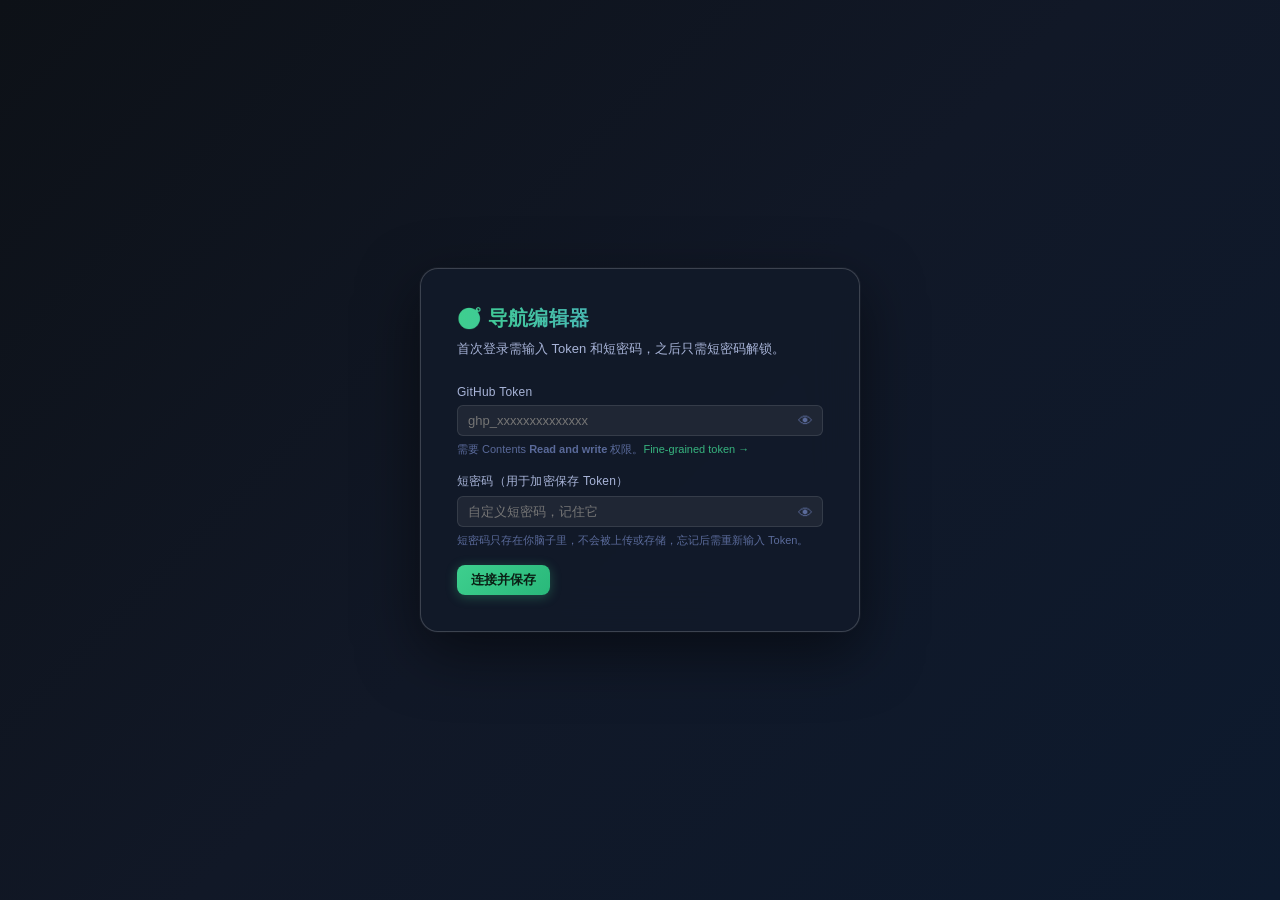
<file: admin.html>
<!DOCTYPE html>
<html lang="zh-CN">
<head>
<meta charset="UTF-8"/>
<meta name="viewport" content="width=device-width,initial-scale=1.0"/>
<title>导航编辑器</title>
<style>
*{box-sizing:border-box;margin:0;padding:0}
:root{
  --bg:#0d1117;--bg2:rgba(18,24,36,0.82);--bg3:rgba(28,36,54,0.75);
  --glass:rgba(255,255,255,0.06);--glass-hover:rgba(255,255,255,0.10);
  --border:rgba(255,255,255,0.10);--border2:rgba(255,255,255,0.18);
  --text:#f0f2ff;--text2:#a8b4d8;--text3:#5a6a9a;
  --accent:#3ecf8e;--accent2:#5de8a8;--accent-blue:#5b8ef5;
  --green:#3ecf8e;--red:#f05f7a;--orange:#f5a623;
  --radius:14px;--radius-sm:8px;--radius-xs:6px;
}
body{
  color:var(--text);
  font-family:-apple-system,BlinkMacSystemFont,'Segoe UI','PingFang SC','Microsoft YaHei',sans-serif;
  font-size:14px;
  background:linear-gradient(135deg,#0d1117 0%,#111827 50%,#0d1a2e 100%);
  min-height:100vh;
}
html,body{height:100%;overflow:hidden}
#app{display:flex;flex-direction:column;height:100vh;overflow:hidden}
#topbar{
  display:flex;align-items:center;gap:12px;padding:0 20px;height:54px;
  background:rgba(13,17,23,0.75);
  backdrop-filter:blur(20px);-webkit-backdrop-filter:blur(20px);
  border-bottom:1px solid var(--border);flex-shrink:0;z-index:100;
  box-shadow:0 2px 20px rgba(0,0,0,0.3);
}
#topbar h1{
  font-size:15px;font-weight:700;letter-spacing:0.02em;
  background:linear-gradient(90deg,var(--accent),var(--accent-blue));
  -webkit-background-clip:text;-webkit-text-fill-color:transparent;background-clip:text;
}
.topbar-right{margin-left:auto;display:flex;align-items:center;gap:8px}
#body{display:flex;flex:1;overflow:hidden}
#sidebar{
  width:200px;flex-shrink:0;
  background:rgba(13,17,23,0.65);
  backdrop-filter:blur(16px);-webkit-backdrop-filter:blur(16px);
  border-right:1px solid var(--border);
  display:flex;flex-direction:column;overflow-y:auto;
}
#sidebar::-webkit-scrollbar{width:4px}
#sidebar::-webkit-scrollbar-thumb{background:var(--border2);border-radius:4px}
#main{flex:1;overflow-y:scroll;padding:20px;padding-bottom:calc(20px + env(safe-area-inset-bottom,0px))}
#main::-webkit-scrollbar{width:5px}
#main::-webkit-scrollbar-thumb{background:rgba(255,255,255,0.12);border-radius:4px}
.btn{display:inline-flex;align-items:center;gap:6px;padding:6px 14px;border-radius:var(--radius-sm);font-size:13px;font-weight:500;cursor:pointer;border:none;transition:all .18s}
.btn-primary{background:linear-gradient(135deg,var(--accent),#29b87a);color:#0a1f14;font-weight:600;box-shadow:0 2px 12px rgba(62,207,142,0.3)}
.btn-primary:hover{background:linear-gradient(135deg,var(--accent2),var(--accent));box-shadow:0 4px 18px rgba(62,207,142,0.45);transform:translateY(-1px)}
.btn-ghost{background:var(--glass);color:var(--text2);border:1px solid var(--border)}
.btn-ghost:hover{background:var(--glass-hover);color:var(--text);border-color:var(--border2)}
.btn-danger{background:transparent;color:var(--red);border:1px solid var(--border)}
.btn-danger:hover{background:rgba(240,95,122,.12);border-color:rgba(240,95,122,.4)}
.btn-sm{padding:4px 10px;font-size:12px}
.btn:disabled{opacity:.4;cursor:not-allowed}
.btn:active:not(:disabled){transform:scale(.97)}
input[type=text],input[type=url],input[type=password],input[type=search]{
  width:100%;padding:7px 10px;
  background:rgba(255,255,255,0.06);border:1px solid var(--border);
  border-radius:var(--radius-xs);color:var(--text);font-size:13px;outline:none;
  transition:border-color .15s,background .15s;
}
input:focus{border-color:var(--accent);background:rgba(62,207,142,0.06)}
#login-panel{display:flex;flex-direction:column;align-items:center;justify-content:center;flex:1;padding:40px 20px}
.login-card{
  background:rgba(18,26,42,0.85);backdrop-filter:blur(24px);-webkit-backdrop-filter:blur(24px);
  border:1px solid var(--border2);border-radius:18px;padding:36px;width:100%;max-width:440px;
  box-shadow:0 20px 60px rgba(0,0,0,0.5),0 0 0 1px rgba(255,255,255,0.04);
}
.login-card h2{
  font-size:20px;font-weight:700;letter-spacing:0.01em;
  background:linear-gradient(90deg,var(--accent),var(--accent-blue));
  -webkit-background-clip:text;-webkit-text-fill-color:transparent;background-clip:text;margin-bottom:6px;
}
.login-card p{color:var(--text2);font-size:13px;margin-bottom:24px;line-height:1.7}
.field{margin-bottom:16px}
.field label{display:block;font-size:12px;color:var(--text2);margin-bottom:6px;font-weight:500;letter-spacing:0.02em}
.tip{font-size:11px;color:var(--text3);margin-top:5px;line-height:1.5}
.tip a{color:var(--accent);text-decoration:none;opacity:.85}.tip a:hover{opacity:1}
.sidebar-header{padding:14px 14px 8px;font-size:10px;font-weight:700;color:var(--text3);text-transform:uppercase;letter-spacing:.1em}
.sec-item{display:flex;align-items:center;gap:7px;padding:7px 12px;cursor:pointer;border-radius:10px;margin:1px 6px;border:1px solid transparent;transition:all .15s}
.sec-item:hover{background:var(--glass);border-color:var(--border)}
.sec-item.active{background:rgba(62,207,142,0.12);border-color:rgba(62,207,142,0.3)}
.sec-item .sec-name{flex:1;font-size:13px;white-space:nowrap;overflow:hidden;text-overflow:ellipsis}
.sec-item.active .sec-name{color:var(--accent);font-weight:600}
.sec-item .sec-count{font-size:10px;color:var(--text3);background:rgba(255,255,255,0.08);padding:1px 7px;border-radius:20px;flex-shrink:0}
.sec-item.active .sec-count{background:rgba(62,207,142,0.2);color:var(--accent)}
.drag-handle{color:var(--text3);font-size:12px;cursor:grab;flex-shrink:0;user-select:none;opacity:.5;touch-action:none}
.drag-handle:active{cursor:grabbing}
.sidebar-footer{padding:12px 10px;border-top:1px solid var(--border);margin-top:auto}
.sec-header{display:flex;align-items:center;gap:10px;margin-bottom:16px;flex-wrap:wrap}
.sec-header .cnt{font-size:12px;color:var(--text3);background:rgba(255,255,255,0.06);padding:2px 10px;border-radius:20px}
.sec-header-actions{margin-left:auto;display:flex;gap:8px;align-items:center;flex-wrap:wrap}
.links-table{width:100%;border-collapse:collapse;min-width:820px}
.links-table th{padding:8px;text-align:left;font-size:10px;font-weight:700;color:var(--text3);text-transform:uppercase;letter-spacing:.08em;border-bottom:1px solid var(--border);white-space:nowrap}
.links-table td{padding:5px;vertical-align:middle;border-bottom:1px solid rgba(255,255,255,0.05)}
.links-table tr:last-child td{border-bottom:none}
.links-table tr:hover td{background:rgba(255,255,255,.025)}
.links-table input{padding:5px 7px;font-size:12px}
.icon-cell{width:32px;height:32px;border-radius:8px;border:1.5px solid var(--border);overflow:hidden;cursor:pointer;background:rgba(255,255,255,0.06);display:flex;align-items:center;justify-content:center;margin:0 auto;position:relative;transition:all .15s;flex-shrink:0}
.icon-cell:hover{border-color:var(--accent);box-shadow:0 0 0 2px rgba(62,207,142,0.2)}
.icon-cell img{width:100%;height:100%;object-fit:contain}
.icon-cell .badge-auto{position:absolute;bottom:-1px;right:-1px;width:10px;height:10px;background:var(--bg);border-radius:50%;border:1px solid var(--border);font-size:7px;display:flex;align-items:center;justify-content:center;line-height:1}
.icon-cell .badge-custom{position:absolute;bottom:-1px;right:-1px;width:10px;height:10px;background:var(--accent);border-radius:50%;border:1px solid var(--bg)}

/* ══════════════════════════════════════════
   图标弹出面板
   - 面板本身不限高度，由JS根据视口动态设置max-height
   - 内部用flex列布局：tabs(固定) + body(flex:1可滚) + footer(固定)
   ══════════════════════════════════════════ */
.ipanel{
  position:fixed;z-index:1000;
  background:rgba(15,20,35,0.96);
  backdrop-filter:blur(24px);-webkit-backdrop-filter:blur(24px);
  border:1px solid var(--border2);border-radius:var(--radius);
  box-shadow:0 20px 60px rgba(0,0,0,0.7);
  width:360px;
  /* 高度由JS控制，这里只设display */
  display:flex;
  flex-direction:column;
  overflow:hidden; /* 防止圆角被子元素撑破 */
}
.ipanel-tabs{
  display:flex;border-bottom:1px solid var(--border);
  background:rgba(0,0,0,0.2);
  flex-shrink:0; /* tabs不压缩 */
}
.ipanel-tab{flex:1;padding:9px 0;text-align:center;font-size:12px;font-weight:500;cursor:pointer;color:var(--text3);border-bottom:2px solid transparent;transition:all .15s}
.ipanel-tab.active{color:var(--accent);border-bottom-color:var(--accent)}
.ipanel-tab:hover:not(.active){color:var(--text2)}

/* ── body区：作为flex容器撑满剩余高度 ── */
.ipanel-body{
  flex:1;
  min-height:0;
  display:flex;
  flex-direction:column;
  overflow:hidden;
}
.ipanel-body::-webkit-scrollbar{width:4px}
.ipanel-body::-webkit-scrollbar-thumb{background:var(--border2);border-radius:4px}
.pick-search{
  padding:10px 12px 6px;
  flex-shrink:0;
}
.pick-search .search-wrap{position:relative;}
.pick-search .search-wrap::before{
  content:'🔍';position:absolute;left:8px;top:50%;transform:translateY(-50%);
  font-size:11px;pointer-events:none;line-height:1;
}
.pick-search input{padding-left:26px;font-size:12px}

/* ── 图标网格滚动区：撑满pick-wrap剩余空间 ── */
.pick-grid-wrap{
  flex:1;
  min-height:0;    /* 关键：允许flex子项收缩并显示滚动条 */
  overflow-y:auto;
  overflow-x:hidden;
  padding:4px 12px 10px;
}
.pick-grid-wrap::-webkit-scrollbar{width:4px}
.pick-grid-wrap::-webkit-scrollbar-thumb{background:var(--border2);border-radius:4px}

.icon-picker-grid{
  display:grid;
  grid-template-columns:repeat(4,1fr);
  gap:8px;
  width:100%;
}
.icon-opt{display:flex;flex-direction:column;align-items:center;gap:3px;padding:6px 4px;border-radius:8px;cursor:pointer;border:1.5px solid transparent;transition:all .12s;min-width:0;overflow:hidden;}
.icon-opt:hover{background:var(--glass);border-color:var(--border)}
.icon-opt.sel{border-color:var(--accent);background:rgba(62,207,142,.1)}
.icon-opt img{width:36px;height:36px;object-fit:contain;border-radius:4px;flex-shrink:0}
.icon-opt span{
  font-size:10px;color:var(--text3);
  width:100%;min-width:0;max-width:100%;
  overflow:hidden;text-overflow:ellipsis;white-space:nowrap;
  text-align:center;display:block;
}

.ipanel-footer{
  flex-shrink:0; /* footer不压缩 */
  padding:10px 12px;border-top:1px solid var(--border);
  display:flex;gap:8px;justify-content:flex-end;
  background:rgba(0,0,0,0.15);
}

/* auto/upload tab内部 */
.auto-preview{display:flex;flex-direction:column;align-items:center;gap:10px;padding:16px 12px}
.auto-preview .big-icon{width:56px;height:56px;border-radius:12px;border:1px solid var(--border);background:var(--glass);display:flex;align-items:center;justify-content:center;overflow:hidden}
.auto-preview .big-icon img{width:100%;height:100%;object-fit:contain}
.auto-preview p{font-size:12px;color:var(--text2);text-align:center;line-height:1.5}
.auto-preview .domain{font-size:11px;color:var(--text3)}
.upload-mini{border:2px dashed var(--border2);border-radius:var(--radius-sm);margin:12px;padding:24px 16px;text-align:center;cursor:pointer;transition:all .15s}
.upload-mini:hover,.upload-mini.drag{border-color:var(--accent);background:rgba(62,207,142,.05)}
.upload-mini p{color:var(--text2);font-size:12px;margin-top:6px}
.upload-mini small{color:var(--text3);font-size:11px}

#icons-panel{display:none}
.icons-mgr-grid{display:grid;grid-template-columns:repeat(auto-fill,minmax(80px,1fr));gap:12px;margin-top:16px}
.icon-card{display:flex;flex-direction:column;align-items:center;gap:6px;padding:10px 8px;background:var(--glass);border:1px solid var(--border);border-radius:var(--radius-sm);position:relative;transition:all .15s}
.icon-card:hover{background:var(--glass-hover);border-color:var(--border2)}
.icon-card img{width:38px;height:38px;object-fit:contain;border-radius:6px}
.icon-card .iname{font-size:10px;color:var(--text2);word-break:break-all;text-align:center;line-height:1.3}
.icon-card .del-icon{position:absolute;top:4px;right:4px;width:18px;height:18px;background:var(--red);border-radius:50%;border:none;color:#fff;font-size:11px;cursor:pointer;display:flex;align-items:center;justify-content:center;opacity:0;transition:opacity .15s}
.icon-card:hover .del-icon{opacity:1}
.upload-zone{border:2px dashed var(--border2);border-radius:var(--radius);padding:28px 20px;text-align:center;cursor:pointer;transition:all .15s;background:var(--glass)}
.upload-zone:hover,.upload-zone.drag{border-color:var(--accent);background:rgba(62,207,142,.05)}
.upload-zone p{color:var(--text2);font-size:13px;margin-top:8px}
.upload-zone small{color:var(--text3);font-size:11px}
#toast{position:fixed;bottom:24px;right:24px;padding:10px 18px;border-radius:var(--radius-sm);font-size:13px;font-weight:500;z-index:9999;display:none;backdrop-filter:blur(10px)}
.toast-ok{background:rgba(62,207,142,0.15);color:var(--green);border:1px solid rgba(62,207,142,.35)}
.toast-err{background:rgba(240,95,122,0.15);color:var(--red);border:1px solid rgba(240,95,122,.35)}
.progress{height:3px;background:var(--border);border-radius:2px;overflow:hidden;margin-top:6px}
.progress-bar{height:100%;background:linear-gradient(90deg,var(--accent),var(--accent-blue));transition:width .3s}
.spinner{display:inline-block;width:14px;height:14px;border:2px solid rgba(255,255,255,0.1);border-top-color:var(--accent);border-radius:50%;animation:spin .6s linear infinite;vertical-align:middle;margin-right:6px}
@keyframes spin{to{transform:rotate(360deg)}}
.empty{text-align:center;padding:40px;color:var(--text3);font-size:13px}
.drop-line{display:none;height:2px}
.drop-line.show{display:table-row}
.drop-line td{padding:0;height:2px;background:linear-gradient(90deg,var(--accent),var(--accent-blue));border-radius:2px;box-shadow:0 0 6px rgba(62,207,142,0.6)}
.sec-drag-over{background:rgba(62,207,142,.08)!important;border-color:rgba(62,207,142,.3)!important}
.sec-hover-enter{background:rgba(62,207,142,.15)!important;border-color:rgba(62,207,142,.5)!important;box-shadow:0 0 0 2px rgba(62,207,142,.2)}
.pwd-wrap{position:relative}
.pwd-wrap input{padding-right:36px}
.eye-btn{position:absolute;right:8px;top:50%;transform:translateY(-50%);background:none;border:none;cursor:pointer;color:var(--text3);padding:2px;display:flex;align-items:center;font-size:15px;line-height:1}
.eye-btn:hover{color:var(--text2)}
.sec-title-input{max-width:220px;font-size:16px;font-weight:700;background:transparent;border:1px solid transparent;padding:4px 10px;border-radius:var(--radius-sm);color:var(--text);letter-spacing:0.01em}
.sec-title-input:focus{border-color:var(--accent);background:rgba(62,207,142,0.06);outline:none}

@media(max-width:768px){
  #topbar{padding:0 12px;gap:8px}
  #topbar h1{font-size:13px}
  #repo-label{display:none}
  .pc-label{display:none}
  .topbar-right{gap:5px}
  .topbar-right .btn-ghost:not(#mob-menu-btn):not([onclick*="showPanel"]){display:none}
  #save-btn{padding:4px 8px;font-size:11px}
  #mob-menu-btn{display:flex!important}
  #sidebar{position:fixed;left:0;top:0;bottom:0;z-index:500;width:220px;transform:translateX(-100%);transition:transform .25s ease;box-shadow:4px 0 30px rgba(0,0,0,.6)}
  #sidebar.mob-open{transform:translateX(0)}
  #mob-overlay{display:none;position:fixed;inset:0;z-index:499;background:rgba(0,0,0,.5)}
  #mob-overlay.show{display:block}
  #main{padding:12px;padding-bottom:calc(60px + env(safe-area-inset-bottom,0px))}
  .sec-header{gap:6px}
  .sec-header-actions{width:100%;justify-content:flex-end}
  .links-table{min-width:640px}
  .login-card{padding:24px 18px}
  .ipanel{width:calc(100vw - 24px)!important}
  #toast{bottom:16px;right:12px;left:12px;text-align:center}
  .btn{min-height:36px}
  input[type=text],input[type=url],input[type=password],input[type=search]{min-height:40px;font-size:14px}
  .icon-picker-grid{grid-template-columns:repeat(3,1fr)}
}
#mob-menu-btn{display:none}
</style>
</head>
<body>
<div id="app">

<div id="login-panel">
  <div class="login-card">
    <h2>🧭 导航编辑器</h2>
    <div id="login-full">
      <p>首次登录需输入 Token 和短密码，之后只需短密码解锁。</p>
      <div class="field">
        <label>GitHub Token</label>
        <div class="pwd-wrap"><input type="password" id="inp-token" placeholder="ghp_xxxxxxxxxxxxxx"/><button type="button" class="eye-btn" onclick="togglePwd('inp-token',this)" tabindex="-1">👁</button></div>
        <div class="tip">需要 Contents <strong>Read and write</strong> 权限。<a href="https://github.com/settings/personal-access-tokens/new" target="_blank">Fine-grained token →</a></div>
      </div>
      <div class="field">
        <label>短密码（用于加密保存 Token）</label>
        <div class="pwd-wrap"><input type="password" id="inp-pin" placeholder="自定义短密码，记住它" autocomplete="new-password"/><button type="button" class="eye-btn" onclick="togglePwd('inp-pin',this)" tabindex="-1">👁</button></div>
        <div class="tip">短密码只存在你脑子里，不会被上传或存储，忘记后需重新输入 Token。</div>
      </div>
      <div style="display:flex;align-items:center;gap:10px;margin-top:4px">
        <button class="btn btn-primary" onclick="doLogin()">连接并保存</button>
        <span id="login-st" style="font-size:12px;color:var(--text3)"></span>
      </div>
    </div>
    <div id="login-unlock" style="display:none">
      <p>检测到已保存的加密 Token，输入短密码解锁。</p>
      <div class="field">
        <label>短密码</label>
        <div class="pwd-wrap"><input type="password" id="inp-pin2" placeholder="输入短密码" autocomplete="current-password" onkeydown="if(event.key==='Enter')doUnlock()"/><button type="button" class="eye-btn" onclick="togglePwd('inp-pin2',this)" tabindex="-1">👁</button></div>
      </div>
      <div style="display:flex;align-items:center;gap:10px;margin-top:4px">
        <button class="btn btn-primary" onclick="doUnlock()">解锁</button>
        <button class="btn btn-ghost" onclick="showFullLogin()">重新输入 Token</button>
        <span id="unlock-st" style="font-size:12px;color:var(--text3)"></span>
      </div>
    </div>
  </div>
</div>

<div id="editor-ui" style="display:none;flex-direction:column;flex:1;min-height:0;overflow:hidden">
  <div id="topbar">
    <button id="mob-menu-btn" class="btn btn-ghost btn-sm" onclick="toggleMobSidebar()" style="padding:4px 8px;font-size:16px">☰</button>
    <span>🧭</span>
    <h1>导航编辑器</h1>
    <span id="repo-label" style="font-size:12px;color:var(--text3)"></span>
    <div class="topbar-right">
      <span id="dirty-st" style="font-size:12px"></span>
      <button class="btn btn-ghost btn-sm" onclick="showPanel('icons')" title="图标管理">🖼 <span class="pc-label">图标管理</span></button>
      <button class="btn btn-ghost btn-sm" onclick="showPanel('links')" title="链接编辑">🔗 <span class="pc-label">链接编辑</span></button>
      <button class="btn btn-primary btn-sm" id="save-btn" onclick="saveAll()">💾 保存到 GitHub</button>
      <button class="btn btn-ghost btn-sm" onclick="doLogout()">退出</button>
      <button class="btn btn-danger btn-sm" onclick="doClearLogout()" title="退出并清除本地存储">🗑 清除</button>
    </div>
  </div>
  <div id="mob-overlay" onclick="closeMobSidebar()"></div>
  <div id="body">
    <div id="sidebar">
      <div class="sidebar-header">分类</div>
      <div id="sec-list"></div>
      <div class="sidebar-footer">
        <button class="btn btn-ghost" style="width:100%;justify-content:center;font-size:12px" onclick="addSection()">＋ 新建分类</button>
      </div>
    </div>
    <div id="main">
      <div id="links-panel">
        <div id="links-content"><div class="empty"><span class="spinner"></span>正在加载…</div></div>
      </div>
      <div id="icons-panel">
        <div style="display:flex;align-items:center;justify-content:space-between;margin-bottom:16px;flex-wrap:wrap;gap:10px">
          <div>
            <h2 style="font-size:16px;font-weight:700">图标管理</h2>
            <p style="font-size:12px;color:var(--text3);margin-top:3px">存储在仓库 <code style="background:var(--glass);padding:1px 6px;border-radius:4px">icons/logos/</code> 目录</p>
          </div>
          <button class="btn btn-primary btn-sm" onclick="document.getElementById('icon-file-input').click()">＋ 上传图标</button>
          <input id="icon-file-input" type="file" accept="image/*,.svg,.ico" multiple style="display:none" onchange="uploadIconFiles(Array.from(event.target.files));event.target.value=''">
        </div>
        <div class="upload-zone" id="drop-zone"
          onclick="document.getElementById('icon-file-input').click()"
          ondragover="event.preventDefault();this.classList.add('drag')"
          ondragleave="this.classList.remove('drag')"
          ondrop="handleIconDrop(event)">
          <svg width="28" height="28" viewBox="0 0 24 24" fill="none" stroke="var(--text3)" stroke-width="1.5"><path d="M21 15v4a2 2 0 0 1-2 2H5a2 2 0 0 1-2-2v-4"/><polyline points="17 8 12 3 7 8"/><line x1="12" y1="3" x2="12" y2="15"/></svg>
          <p>点击或拖拽上传图标</p>
          <small>PNG · SVG · ICO · JPG · WebP</small>
        </div>
        <div id="upload-prog" style="display:none;margin-top:10px">
          <div style="font-size:12px;color:var(--text2)" id="prog-txt"></div>
          <div class="progress"><div class="progress-bar" id="prog-bar" style="width:0"></div></div>
        </div>
        <div class="icons-mgr-grid" id="icons-grid"><div class="empty"><span class="spinner"></span>加载中…</div></div>
      </div>
    </div>
  </div>
</div>

<!-- 图标选择面板：tabs(固定)+body(可滚动)+footer(固定) -->
<div id="ipanel" class="ipanel" style="display:none">
  <div class="ipanel-tabs">
    <div class="ipanel-tab active" onclick="switchITab('auto')">🌐 自动获取</div>
    <div class="ipanel-tab" onclick="switchITab('upload')">⬆ 上传</div>
    <div class="ipanel-tab" onclick="switchITab('pick')">📁 已上传</div>
  </div>
  <div class="ipanel-body" id="ipanel-body"></div>
  <div class="ipanel-footer">
    <button class="btn btn-ghost btn-sm" onclick="closeIPPanel()">取消</button>
    <button class="btn btn-primary btn-sm" onclick="confirmIcon()">确认</button>
  </div>
</div>
<div id="ipanel-backdrop" style="display:none;position:fixed;inset:0;z-index:999" onclick="closeIPPanel()"></div>
<div id="toast"></div>

<script>
const ICONS_DIR='icons/logos';
const ICONS_PREFIX='icons/logos/';
const _basePath=location.pathname.replace(/\/admin(\.html.*)?$/,'');
const SITE_ICON_BASE=location.origin+_basePath+'/icons/logos/';

let TOKEN='',REPO='',BRANCH='main';
let linksData=[],iconsData=[],linksSha='';
let currentSec=0,isDirty=false;
let dragRowSrc=null,dragSecSrc=null,_crossSecTarget=null,_secHoverTimer=null;
let pickerTarget=null,pickerTab='auto',pickerPendingIcon='';
let _faviconProvider='duckduckgo',_faviconProxy='';

const DEFAULT_ICON='[data-uri]';

function _withProxy(url){return _faviconProxy?_faviconProxy+'/'+url.replace(/^https?:\/\//,''):url;}
function buildFaviconUrl(domain){
  if(!domain)return DEFAULT_ICON;
  if(_faviconProvider==='google')return _withProxy(`https://www.google.com/s2/favicons?sz=64&domain=${domain}`);
  return _withProxy(`https://icons.duckduckgo.com/ip3/${domain}.ico`);
}
(async function syncFaviconConfig(){
  try{
    for(const p of['./main.js','../main.js']){
      try{
        const r=await fetch(p);if(!r.ok)continue;
        const t=await r.text();
        const pm=t.match(/FAVICON_PROVIDER\s*=\s*['"](\w+)['"]/);
        const qm=t.match(/(?:^|\n)const PROXY\s*=\s*['"]([^'"]*)['"]/m);
        if(pm)_faviconProvider=pm[1];if(qm)_faviconProxy=qm[1];break;
      }catch{}
    }
  }catch{}
})();

const uid=()=>Math.random().toString(36).slice(2,9);
const esc=s=>(s||'').replace(/&/g,'&amp;').replace(/"/g,'&quot;').replace(/</g,'&lt;');
function getDomain(url){try{return new URL(url).hostname;}catch{return '';}}

let toastTimer;
function toast(msg,type='ok',dur=2800){
  const el=document.getElementById('toast');
  el.textContent=msg;el.className='toast-'+type;el.style.display='block';
  clearTimeout(toastTimer);toastTimer=setTimeout(()=>el.style.display='none',dur);
}
function setDirty(v=true){
  isDirty=v;
  const el=document.getElementById('dirty-st');
  el.textContent=v?'● 未保存':'';el.style.color=v?'var(--orange)':'';
}

const HARDCODED_REPO='ceroo889/Simple-Nav-Page';
const HARDCODED_BRANCH='main';
function detectRepo(){
  if(HARDCODED_REPO)return{repo:HARDCODED_REPO,branch:HARDCODED_BRANCH};
  const host=location.hostname,path=location.pathname;
  const m=host.match(/^([^.]+)\.github\.io$/);
  if(m){const o=m[1],s=path.split('/').filter(Boolean)[0]||'';if(s)return{repo:`${o}/${s}`,branch:'main'};}
  return{repo:sessionStorage.getItem('nr')||'',branch:sessionStorage.getItem('nb')||'main'};
}

async function deriveKey(pin){
  const base=await crypto.subtle.importKey('raw',new TextEncoder().encode(pin),{name:'PBKDF2'},false,['deriveKey']);
  return crypto.subtle.deriveKey({name:'PBKDF2',salt:new TextEncoder().encode('nav-editor-salt'),iterations:100000,hash:'SHA-256'},base,{name:'AES-GCM',length:256},false,['encrypt','decrypt']);
}
async function encryptToken(pin,token){
  const key=await deriveKey(pin),iv=crypto.getRandomValues(new Uint8Array(12));
  const enc=await crypto.subtle.encrypt({name:'AES-GCM',iv},key,new TextEncoder().encode(token));
  const buf=new Uint8Array(12+enc.byteLength);buf.set(iv);buf.set(new Uint8Array(enc),12);
  return btoa(String.fromCharCode(...buf));
}
async function decryptToken(pin,data){
  const buf=Uint8Array.from(atob(data),c=>c.charCodeAt(0));
  const iv=buf.slice(0,12),ct=buf.slice(12),key=await deriveKey(pin);
  const dec=await crypto.subtle.decrypt({name:'AES-GCM',iv},key,ct);
  return new TextDecoder().decode(dec);
}

function hasStoredToken(){return!!localStorage.getItem('enc_token');}
function loadSaved(){
  if(hasStoredToken()){
    document.getElementById('login-full').style.display='none';
    document.getElementById('login-unlock').style.display='block';
    setTimeout(()=>document.getElementById('inp-pin2')?.focus(),100);
  }
}
function showFullLogin(){
  document.getElementById('login-full').style.display='block';
  document.getElementById('login-unlock').style.display='none';
  document.getElementById('login-st').textContent='';
}

async function doUnlock(){
  const pin=document.getElementById('inp-pin2').value;
  if(!pin){toast('请输入短密码','err');return;}
  const st=document.getElementById('unlock-st');st.textContent='解锁中…';
  try{
    TOKEN=await decryptToken(pin,localStorage.getItem('enc_token'));
    const{repo,branch}=detectRepo();REPO=repo;BRANCH=branch;
    if(!REPO){st.textContent='❌ 无法识别仓库';return;}
    await gh(`git/ref/heads/${BRANCH}`);
    sessionStorage.setItem('nt',TOKEN);
    document.getElementById('login-panel').style.display='none';
    const eu=document.getElementById('editor-ui');eu.style.display='flex';eu.style.flex='1';eu.style.minHeight='0';eu.style.overflow='hidden';
    document.getElementById('repo-label').textContent=REPO+' @ '+BRANCH;
    await loadIcons();await loadLinks();
  }catch(e){
    st.textContent='❌ '+(e.message.includes('operation-specific')||e.message.includes('decrypt')?'短密码错误':e.message);
  }
}

async function gh(path,opts={}){
  const res=await fetch(`https://api.github.com/repos/${REPO}/${path}`,{
    ...opts,headers:{'Authorization':'Bearer '+TOKEN,'Accept':'application/vnd.github+json','X-GitHub-Api-Version':'2022-11-28',...(opts.headers||{})}
  });
  if(!res.ok){const e=await res.json().catch(()=>({}));throw new Error(e.message||'HTTP '+res.status);}
  return res.status===204?null:res.json();
}
async function getFile(fp){
  const d=await gh(`contents/${fp}?ref=${BRANCH}`);
  return{content:decodeURIComponent(escape(atob(d.content.replace(/\s/g,'')))),sha:d.sha};
}
async function putFile(fp,content,sha,msg){
  return gh(`contents/${fp}`,{method:'PUT',headers:{'Content-Type':'application/json'},
    body:JSON.stringify({message:msg,content:btoa(unescape(encodeURIComponent(content))),...(sha?{sha}:{}),branch:BRANCH})});
}
async function putBinary(fp,bytes,sha,msg){
  let s='';bytes.forEach(b=>s+=String.fromCharCode(b));
  return gh(`contents/${fp}`,{method:'PUT',headers:{'Content-Type':'application/json'},
    body:JSON.stringify({message:msg,content:btoa(s),...(sha?{sha}:{}),branch:BRANCH})});
}
async function delFile(fp,sha,msg){
  return gh(`contents/${fp}`,{method:'DELETE',headers:{'Content-Type':'application/json'},
    body:JSON.stringify({message:msg,sha,branch:BRANCH})});
}

async function doLogin(){
  TOKEN=document.getElementById('inp-token').value.trim();
  const pin=document.getElementById('inp-pin').value;
  if(!TOKEN){toast('请输入 GitHub Token','err');return;}
  if(!pin){toast('请设置短密码','err');return;}
  const{repo,branch}=detectRepo();REPO=repo;BRANCH=branch;
  if(!REPO){toast('无法自动识别仓库','err');return;}
  const st=document.getElementById('login-st');st.textContent='连接中…';
  try{
    await gh(`git/ref/heads/${BRANCH}`);
    localStorage.setItem('enc_token',await encryptToken(pin,TOKEN));
    sessionStorage.setItem('nt',TOKEN);
    document.getElementById('login-panel').style.display='none';
    const eu=document.getElementById('editor-ui');eu.style.display='flex';eu.style.flex='1';eu.style.minHeight='0';eu.style.overflow='hidden';
    document.getElementById('repo-label').textContent=REPO+' @ '+BRANCH;
    await loadIcons();await loadLinks();
  }catch(e){st.textContent='❌ '+e.message;}
}
function doLogout(){sessionStorage.clear();location.reload();}
function doClearLogout(){
  if(!confirm('确定清除本地保存的加密 Token 吗？下次需重新输入。'))return;
  localStorage.removeItem('enc_token');sessionStorage.clear();location.reload();
}

async function loadLinks(){
  try{
    const{content,sha}=await getFile('links.json');linksSha=sha;
    const raw=JSON.parse(content);
    linksData=raw.map(sec=>({...sec,_id:uid(),items:(sec.items||[]).map(it=>({...it,_id:uid()}))}));
    renderSidebar();renderSection(currentSec);
  }catch(e){toast('加载 links.json 失败：'+e.message,'err',6000);}
}
async function loadIcons(){
  try{
    const files=await gh(`contents/${ICONS_DIR}?ref=${BRANCH}&_nc=${Date.now()}`).catch(()=>[]);
    iconsData=Array.isArray(files)
      ?files.filter(f=>/\.(png|jpg|jpeg|svg|ico|webp|gif)$/i.test(f.name)).map(f=>({name:f.name,sha:f.sha,url:f.download_url}))
      :[];
  }catch{iconsData=[];}
  renderIconsGrid();
}

function showPanel(p){
  document.getElementById('links-panel').style.display=p==='links'?'block':'none';
  document.getElementById('icons-panel').style.display=p==='icons'?'block':'none';
  document.getElementById('sidebar').style.display=p==='links'?'flex':'none';
  if(p==='icons')renderIconsGrid();
}

function renderSidebar(){
  document.getElementById('sec-list').innerHTML=linksData.map((sec,si)=>`
    <div class="sec-item ${si===currentSec?'active':''}" data-si="${si}"
      onclick="selectSection(${si})"
      ondragover="onSecItemDragOver(event,${si})"
      ondragleave="onSecItemDragLeave(event,${si})"
      ondrop="onSecItemDrop(event,${si})">
      <span class="drag-handle" onmousedown="onSecHandleMousedown(event,${si})" ontouchstart="onSecHandleMousedown(event,${si})">⠿</span>
      <span class="sec-name">${esc(sec.section)}</span>
      <span class="sec-count">${sec.items.length}</span>
    </div>`).join('');
}
function selectSection(si){
  currentSec=si;renderSidebar();renderSection(si);showPanel('links');
  if(window.innerWidth<=768)closeMobSidebar();
}
function onSecHandleMousedown(e,si){
  e.stopPropagation();
  const item=document.querySelector(`.sec-item[data-si="${si}"]`);if(!item)return;
  item.draggable=true;dragSecSrc=si;item.style.opacity='.4';
  const cleanup=()=>{item.draggable=false;item.style.opacity='';document.removeEventListener('dragend',cleanup);};
  document.addEventListener('dragend',cleanup);
}
function onSecItemDragOver(e,ti){
  if(dragSecSrc===null||dragRowSrc!==null)return;e.preventDefault();
  document.querySelectorAll('.sec-item').forEach(el=>el.classList.remove('sec-drag-over'));
  document.querySelector(`.sec-item[data-si="${ti}"]`)?.classList.add('sec-drag-over');
}
function onSecItemDragLeave(e,ti){document.querySelector(`.sec-item[data-si="${ti}"]`)?.classList.remove('sec-drag-over');}
function onSecItemDrop(e,ti){
  e.preventDefault();
  document.querySelectorAll('.sec-item').forEach(el=>el.classList.remove('sec-drag-over','sec-hover-enter'));
  if(dragSecSrc===null||dragSecSrc===ti)return;
  const[m]=linksData.splice(dragSecSrc,1);linksData.splice(ti,0,m);
  currentSec=ti;dragSecSrc=null;setDirty();renderSidebar();renderSection(currentSec);
}

function renderSection(si){
  const panel=document.getElementById('links-content');
  if(!linksData.length){panel.innerHTML='<div class="empty">还没有分类，点击左侧添加</div>';return;}
  const sec=linksData[si];if(!sec){panel.innerHTML='';return;}
  panel.innerHTML=`
    <div class="sec-header">
      <input class="sec-title-input" type="text" value="${esc(sec.section)}"
        onfocus="this.style.borderColor='var(--accent)'"
        onblur="this.style.borderColor='transparent'"
        onchange="linksData[${si}].section=this.value;setDirty();renderSidebar()">
      <span class="cnt">${sec.items.length} 条</span>
      <div class="sec-header-actions">
        <button class="btn btn-ghost btn-sm" onclick="addItem(${si})">＋ 添加</button>
        <button class="btn btn-danger btn-sm" onclick="deleteSection(${si})">删除分类</button>
      </div>
    </div>
    <div style="overflow-x:auto">
    <table class="links-table">
      <thead><tr>
        <th style="width:18px"></th><th style="width:44px;text-align:center">图标</th>
        <th style="min-width:110px">名称</th><th style="min-width:180px">URL（外网）</th>
        <th style="min-width:120px">简介</th><th style="min-width:120px">搜索词</th>
        <th style="min-width:150px">内网地址</th><th style="width:44px"></th>
      </tr></thead>
      <tbody id="tbody-${si}">${sec.items.map((it,ii)=>rowHtml(si,ii,it)).join('')}</tbody>
    </table></div>`;
}
function iconCellHtml(si,ii,it){
  const domain=getDomain(it.url);
  if(it.icon){
    const name=it.icon.replace(/^.*\/([^/]+)$/,'$1');
    const found=iconsData.find(i=>i.name===name);
    const ts=found?found.sha.slice(-6):Date.now();
    return `<div class="icon-cell" onclick="openIPPanel(${si},${ii},this)" title="自定义：${esc(name)}">
      <img src="${SITE_ICON_BASE+name}?t=${ts}" alt="" onerror="this.src='${found?found.url:''}'">
      <div class="badge-custom"></div></div>`;
  }
  const favUrl=domain?buildFaviconUrl(domain):'';
  return `<div class="icon-cell" onclick="openIPPanel(${si},${ii},this)" title="自动抓取：${domain||'无URL'}">
    ${favUrl?`<img src="${favUrl}" alt="" onerror="this.src=''">`:'<span style="font-size:16px">🌐</span>'}
    <div class="badge-auto">⚡</div></div>`;
}
function rowHtml(si,ii,it){
  return`<tr data-si="${si}" data-ii="${ii}"
    ondragover="onRowDragOver(event,${si},${ii})"
    ondragleave="onRowDragLeave(event)"
    ondrop="onRowDrop(event,${si},${ii})"
    ondragend="onRowDragEnd(event)">
    <td><span class="drag-handle" onmousedown="onRowHandleMousedown(event,${si},${ii})" ontouchstart="onRowHandleMousedown(event,${si},${ii})">⠿</span></td>
    <td style="text-align:center">${iconCellHtml(si,ii,it)}</td>
    <td><input type="text" value="${esc(it.title)}" placeholder="名称" onchange="upd(${si},${ii},'title',this.value)"></td>
    <td><input type="url" value="${esc(it.url)}" placeholder="https://" onchange="updUrl(${si},${ii},this.value)"></td>
    <td><input type="text" value="${esc(it.desc||'')}" placeholder="简介" onchange="upd(${si},${ii},'desc',this.value)"></td>
    <td><input type="text" value="${esc(it['data-desc']||'')}" placeholder="关键词" onchange="upd(${si},${ii},'data-desc',this.value)"></td>
    <td><input type="url" value="${esc(it.intranet||'')}" placeholder="http://192.168.x.x" onchange="upd(${si},${ii},'intranet',this.value)"></td>
    <td><button class="btn btn-danger btn-sm" onclick="deleteItem(${si},${ii})">✕</button></td>
  </tr>`;
}

let _dragRowEl=null;
function onRowHandleMousedown(e,si,ii){
  e.stopPropagation();
  const row=e.currentTarget.closest('tr');if(!row)return;
  row.draggable=true;dragRowSrc={si,ii};row.style.opacity='.4';
  _dragRowEl=row;
}
let _dropLineRow=null;
function showDropLine(tbody,afterIdx){
  if(_dropLineRow){_dropLineRow.remove();_dropLineRow=null;}
  const tr=document.createElement('tr');tr.className='drop-line show';
  const td=document.createElement('td');td.colSpan=8;
  td.style.cssText='padding:0;height:2px;background:linear-gradient(90deg,#3ecf8e,#5b8ef5);border-radius:2px;box-shadow:0 0 6px rgba(62,207,142,0.6)';
  tr.appendChild(td);
  const rows=tbody.querySelectorAll('tr:not(.drop-line)');
  afterIdx>=rows.length-1?tbody.appendChild(tr):tbody.insertBefore(tr,rows[afterIdx+1]);
  _dropLineRow=tr;
}
function removeDropLine(){if(_dropLineRow){_dropLineRow.remove();_dropLineRow=null;}}
function onRowDragOver(e,si,ii){
  e.preventDefault();e.dataTransfer.dropEffect='move';
  const rect=e.currentTarget.getBoundingClientRect();
  const after=e.clientY>rect.top+rect.height/2;
  const tbody=document.getElementById(`tbody-${si}`);
  if(tbody)showDropLine(tbody,after?ii:ii-1);
}
function onRowDragLeave(){}
function onRowDrop(e,si,ii){
  e.preventDefault();removeDropLine();
  if(!dragRowSrc)return;
  const{si:srcSi,ii:srcIi}=dragRowSrc;
  const after=e.clientY>e.currentTarget.getBoundingClientRect().top+e.currentTarget.getBoundingClientRect().height/2;
  if(srcSi===si){
    const items=linksData[si].items;
    const[m]=items.splice(srcIi,1);
    let at=after?ii:ii-1;at++;if(srcIi<at)at--;
    items.splice(Math.max(0,at),0,m);
    setDirty();renderSection(si);
  }else{
    const[m]=linksData[srcSi].items.splice(srcIi,1);
    let at=after?ii+1:ii;if(at<0)at=0;
    linksData[si].items.splice(at,0,m);
    setDirty();currentSec=si;renderSidebar();renderSection(si);
    toast(`已移动到「${linksData[si].section}」`);
  }
  dragRowSrc=null;_crossSecTarget=null;clearSecHoverTimer();clearAllSecHover();
}
function onRowDragEnd(e){
  removeDropLine();
  if(_dragRowEl){_dragRowEl.draggable=false;_dragRowEl.style.opacity='';_dragRowEl=null;}
  clearAllSecHover();clearSecHoverTimer();
  dragRowSrc=null;_crossSecTarget=null;
}

function initSidebarCrossSecDrag(){
  const sl=document.getElementById('sec-list');
  sl.addEventListener('dragover',onSidebarDragOver);
  sl.addEventListener('dragleave',onSidebarDragLeave);
  sl.addEventListener('drop',onSidebarDrop);
}
function onSidebarDragOver(e){
  if(!dragRowSrc)return;e.preventDefault();e.dataTransfer.dropEffect='move';
  const item=e.target.closest('.sec-item');if(!item)return;
  const si=parseInt(item.dataset.si);if(isNaN(si))return;
  if(_crossSecTarget!==si){
    _crossSecTarget=si;clearSecHoverTimer();clearAllSecHover();
    item.classList.add('sec-hover-enter');
    _secHoverTimer=setTimeout(()=>{
      if(_crossSecTarget===si&&dragRowSrc){
        currentSec=si;renderSidebar();renderSection(si);
        document.querySelector(`.sec-item[data-si="${si}"]`)?.classList.add('sec-hover-enter');
      }
    },300);
  }
}
function onSidebarDragLeave(e){
  const item=e.target.closest('.sec-item');if(!item)return;
  if(e.relatedTarget&&item.contains(e.relatedTarget))return;
  const si=parseInt(item.dataset.si);
  if(_crossSecTarget===si){_crossSecTarget=null;clearSecHoverTimer();item.classList.remove('sec-hover-enter');}
}
function onSidebarDrop(e){
  if(!dragRowSrc)return;e.preventDefault();
  const item=e.target.closest('.sec-item');if(!item)return;
  const si=parseInt(item.dataset.si);if(isNaN(si))return;
  const{si:srcSi,ii:srcIi}=dragRowSrc;
  if(srcSi===si)return;
  const[m]=linksData[srcSi].items.splice(srcIi,1);
  linksData[si].items.push(m);setDirty();currentSec=si;
  renderSidebar();renderSection(si);toast(`已移动到「${linksData[si].section}」末尾`);
  dragRowSrc=null;clearAllSecHover();clearSecHoverTimer();removeDropLine();
}
function clearSecHoverTimer(){if(_secHoverTimer){clearTimeout(_secHoverTimer);_secHoverTimer=null;}}
function clearAllSecHover(){
  document.querySelectorAll('.sec-hover-enter').forEach(el=>el.classList.remove('sec-hover-enter'));
  document.querySelectorAll('.sec-drag-over').forEach(el=>el.classList.remove('sec-drag-over'));
}

function upd(si,ii,k,v){linksData[si].items[ii][k]=v;setDirty();}
function updUrl(si,ii,v){
  linksData[si].items[ii].url=v;setDirty();
  if(!linksData[si].items[ii].icon){
    const domain=getDomain(v);
    const row=document.querySelector(`#tbody-${si} tr[data-ii="${ii}"]`);
    if(row&&domain)row.querySelector('.icon-cell img')?.setAttribute('src',buildFaviconUrl(domain));
  }
}
function addItem(si){
  linksData[si].items.push({_id:uid(),title:'',url:'',desc:'','data-desc':'',icon:'',intranet:''});
  setDirty();renderSection(si);renderSidebar();
  setTimeout(()=>{const rows=document.querySelectorAll(`#tbody-${si} tr`);rows[rows.length-1]?.querySelector('input')?.focus();},50);
}
function deleteItem(si,ii){
  if(!confirm('确定删除「'+linksData[si].items[ii].title+'」？'))return;
  linksData[si].items.splice(ii,1);setDirty();renderSection(si);renderSidebar();
}
function addSection(){
  linksData.push({_id:uid(),section:'新分类',items:[]});
  currentSec=linksData.length-1;setDirty();renderSidebar();renderSection(currentSec);showPanel('links');
}
function deleteSection(si){
  if(!confirm(`确定删除「${linksData[si].section}」？`))return;
  linksData.splice(si,1);
  currentSec=Math.min(Math.max(0,si-1),linksData.length-1);
  setDirty();renderSidebar();
  if(linksData.length)renderSection(currentSec);
  else document.getElementById('links-content').innerHTML='<div class="empty">还没有分类，点击左侧添加</div>';
}

/* ══════════════════════════════════════════
   问题3修复：智能定位弹出面板
   - 计算上下剩余空间，选空间大的方向展开
   - 给面板设置精确的 max-height，保证不超出视口
   ══════════════════════════════════════════ */
function openIPPanel(si,ii,cellEl){
  pickerTarget={si,ii};
  pickerPendingIcon=linksData[si].items[ii].icon||'';

  const panel=document.getElementById('ipanel');
  const GAP=8;
  const vw=window.innerWidth,vh=window.innerHeight;
  const isMobile=vw<=768;
  const rect=cellEl.getBoundingClientRect();
  const pw=isMobile?vw-24:360;
  const spaceBelow=vh-rect.bottom-GAP*2;
  const spaceAbove=rect.top-GAP*2;
  const useBelow=spaceBelow>=spaceAbove||spaceBelow>=200;
  const panelH=Math.min(Math.max(useBelow?spaceBelow:spaceAbove,200),480);

  let left=isMobile?12:rect.left;
  if(!isMobile){if(left+pw>vw-GAP)left=vw-pw-GAP;if(left<GAP)left=GAP;}

  const topVal=useBelow?rect.bottom+GAP:rect.top-GAP-panelH;

  // 关键顺序：先设 height，再 display:flex，子项 flex:1 才能正确撑开
  panel.style.position='fixed';
  panel.style.width=pw+'px';
  panel.style.height=panelH+'px';
  panel.style.maxHeight='none';
  panel.style.top=topVal+'px';
  panel.style.left=left+'px';
  panel.style.right='auto';
  panel.style.bottom='auto';
  panel.style.visibility='hidden';
  panel.style.display='flex'; // display最后设，此时height已确定

  document.getElementById('ipanel-backdrop').style.display='block';
  switchITab(pickerPendingIcon?'pick':'auto');
  requestAnimationFrame(()=>{panel.style.visibility='visible';});
}
function closeIPPanel(){
  document.getElementById('ipanel').style.display='none';
  document.getElementById('ipanel-backdrop').style.display='none';
  pickerTarget=null;
}
function switchITab(tab){
  pickerTab=tab;
  document.querySelectorAll('.ipanel-tab').forEach((el,i)=>{
    el.classList.toggle('active',['auto','upload','pick'][i]===tab);
  });
  renderITabBody();
}
function renderITabBody(){
  const body=document.getElementById('ipanel-body');
  // 每次切换tab前重置overflow（各tab自己设置）
  body.style.overflowY='hidden';

  const{si,ii}=pickerTarget||{si:0,ii:0};
  const item=linksData[si]?.items[ii]||{};
  const domain=getDomain(item.url||'');

  if(pickerTab==='auto'){
    const favUrl=domain?buildFaviconUrl(domain):'';
    pickerPendingIcon='';
    // auto tab：内容少，body整体overflow-y:auto即可
    body.style.overflowY='auto';
    body.innerHTML=`<div class="auto-preview">
      <div class="big-icon">
        ${favUrl?`<img src="${favUrl}" alt="" onerror="this.parentNode.innerHTML='🌐'" style="width:100%;height:100%;object-fit:contain">`:'<span style="font-size:28px">🌐</span>'}
      </div>
      <p>${!item.icon?'<span style="color:var(--green)">✓ 当前已是自动获取模式</span>':'点击「确认」将切换为自动获取'}</p>
      <div class="domain">${domain||'（URL 为空，无法抓取）'}</div>
      <div style="font-size:11px;color:var(--text3);margin-top:4px">来源：google/duckduckgo</div>
    </div>`;

  }else if(pickerTab==='upload'){
    body.style.overflowY='auto';
    body.innerHTML=`
      <div class="upload-mini" id="mini-drop"
        onclick="document.getElementById('mini-file').click()"
        ondragover="event.preventDefault();this.classList.add('drag')"
        ondragleave="this.classList.remove('drag')"
        ondrop="handleMiniDrop(event)">
        <svg width="24" height="24" viewBox="0 0 24 24" fill="none" stroke="var(--text3)" stroke-width="1.5"><path d="M21 15v4a2 2 0 0 1-2 2H5a2 2 0 0 1-2-2v-4"/><polyline points="17 8 12 3 7 8"/><line x1="12" y1="3" x2="12" y2="15"/></svg>
        <p>点击或拖拽上传</p><small>上传后自动选中并应用</small>
      </div>
      <input id="mini-file" type="file" accept="image/*,.svg,.ico" style="display:none" onchange="handleMiniUpload(event)">
      <div id="mini-prog" style="display:none;padding:0 12px 8px">
        <div style="font-size:11px;color:var(--text2)" id="mini-prog-txt"></div>
        <div class="progress"><div class="progress-bar" id="mini-prog-bar" style="width:0"></div></div>
      </div>`;

  }else{
    // pick tab：body作为flex容器，搜索框固定，网格区域flex:1滚动
    body.style.overflowY='hidden';
    body.innerHTML=`
      <div class="pick-search">
        <div class="search-wrap">
          <input type="search" placeholder="搜索图标名称…" oninput="filterPickGrid(this.value)">
        </div>
      </div>
      <div class="pick-grid-wrap" id="pick-grid-wrap"></div>`;
    renderPickGrid('');
  }
}

/* 问题2修复：搜索匹配完整文件名（含扩展名），显示时去扩展名截断，title属性显示全名 */
function filterPickGrid(q){
  renderPickGrid(q);
}
function renderPickGrid(q){
  const wrap=document.getElementById('pick-grid-wrap');
  if(!wrap)return;
  const list=q
    ?iconsData.filter(ic=>ic.name.toLowerCase().includes(q.toLowerCase()))
    :iconsData;

  if(!iconsData.length){
    wrap.innerHTML='<div style="text-align:center;padding:24px;font-size:12px;color:var(--text3)">暂无图标，请先上传</div>';
    return;
  }
  if(!list.length){
    wrap.innerHTML='<div style="text-align:center;padding:24px;font-size:12px;color:var(--text3)">没有匹配的图标</div>';
    return;
  }
  wrap.innerHTML=`<div class="icon-picker-grid">${list.map(ic=>{
    const val=ICONS_PREFIX+ic.name;
    const disp=ic.name.replace(/\.[^.]+$/,''); // 显示去扩展名
    return`<div class="icon-opt${pickerPendingIcon===val?' sel':''}"
      title="${esc(ic.name)}"
      onclick="selectPendingIcon('${esc(val)}',this)">
      <img src="${SITE_ICON_BASE+ic.name}?t=${ic.sha.slice(-6)}" alt="" onerror="this.src='${ic.url}'">
      <span>${esc(disp)}</span>
    </div>`;
  }).join('')}</div>`;
}
function selectPendingIcon(val,el){
  pickerPendingIcon=val;
  document.querySelectorAll('.icon-opt').forEach(o=>o.classList.remove('sel'));
  el.classList.add('sel');
}

async function handleMiniUpload(e){
  const file=e.target.files[0];e.target.value='';if(!file)return;
  await doSingleIconUpload(file);
}
async function handleMiniDrop(e){
  e.preventDefault();document.getElementById('mini-drop')?.classList.remove('drag');
  const file=e.dataTransfer.files[0];if(!file)return;
  await doSingleIconUpload(file);
}
async function doSingleIconUpload(file){
  const prog=document.getElementById('mini-prog'),bar=document.getElementById('mini-prog-bar'),txt=document.getElementById('mini-prog-txt');
  prog.style.display='block';txt.textContent='上传中…';bar.style.width='30%';
  try{
    const bytes=new Uint8Array(await file.arrayBuffer());
    let sha='';
    try{const ex=await gh(`contents/${ICONS_DIR}/${encodeURIComponent(file.name)}?ref=${BRANCH}`);sha=ex.sha;}catch{}
    await putBinary(`${ICONS_DIR}/${file.name}`,bytes,sha,`upload icon: ${file.name}`);
    bar.style.width='100%';
    await loadIcons();renderIconsGrid();
    pickerPendingIcon=ICONS_PREFIX+file.name;
    toast('✅ 上传成功，已自动选中');
    switchITab('pick');
    requestAnimationFrame(()=>document.querySelector('.icon-opt.sel')?.scrollIntoView({block:'center',behavior:'smooth'}));
  }catch(err){toast('上传失败：'+err.message,'err');prog.style.display='none';}
}

function confirmIcon(){
  if(!pickerTarget)return;
  const{si,ii}=pickerTarget;
  linksData[si].items[ii].icon=pickerPendingIcon;
  setDirty();closeIPPanel();
  const tbody=document.getElementById(`tbody-${si}`);
  if(tbody){
    const row=tbody.querySelector(`tr[data-ii="${ii}"]`);
    if(row)row.cells[1].innerHTML=iconCellHtml(si,ii,linksData[si].items[ii]);
  }
}

async function deleteIcon(name,sha){
  if(!confirm(`确定删除图标「${name}」？\n（已使用该图标的链接将回退到自动获取）`))return;
  try{
    await delFile(`${ICONS_DIR}/${name}`,sha,`delete icon: ${name}`);
    let aff=0;
    linksData.forEach(sec=>sec.items.forEach(it=>{
      if(it.icon&&it.icon.replace(/^.*\/([^/]+)$/,'$1')===name){it.icon='';aff++;}
    }));
    if(aff){setDirty();renderSection(currentSec);}
    toast('✅ 已删除：'+name+(aff?`，${aff} 条链接已回退到自动获取`:''));
    await loadIcons();renderIconsGrid();
  }catch(e){toast('删除失败：'+e.message,'err');}
}
function renderIconsGrid(){
  const g=document.getElementById('icons-grid');if(!g)return;
  if(!iconsData.length){g.innerHTML='<div class="empty">还没有图标，上传后可在链接里选用</div>';return;}
  g.innerHTML=iconsData.map(ic=>`
    <div class="icon-card">
      <img src="${SITE_ICON_BASE+ic.name}?t=${ic.sha.slice(-6)}" alt="${ic.name}" onerror="this.src='${ic.url}'">
      <div class="iname" title="${esc(ic.name)}">${ic.name}</div>
      <button class="del-icon" onclick="deleteIcon('${ic.name}','${ic.sha}')">✕</button>
    </div>`).join('');
}
function handleIconDrop(e){
  e.preventDefault();document.getElementById('drop-zone').classList.remove('drag');
  const files=Array.from(e.dataTransfer.files).filter(f=>f.type.startsWith('image/')||/\.(svg|ico)$/i.test(f.name));
  if(files.length)uploadIconFiles(files);
}
async function uploadIconFiles(files){
  const prog=document.getElementById('upload-prog'),bar=document.getElementById('prog-bar'),txt=document.getElementById('prog-txt');
  prog.style.display='block';let done=0,fail=0;
  for(const file of files){
    txt.textContent=`上传 ${file.name}（${done+fail+1}/${files.length}）`;
    bar.style.width=((done+fail)/files.length*100)+'%';
    try{
      const bytes=new Uint8Array(await file.arrayBuffer());
      let sha='';
      try{const ex=await gh(`contents/${ICONS_DIR}/${file.name}?ref=${BRANCH}`);sha=ex.sha;}catch{}
      await putBinary(`${ICONS_DIR}/${file.name}`,bytes,sha,`upload icon: ${file.name}`);
      done++;bar.style.width=((done+fail)/files.length*100)+'%';
      await loadIcons();renderIconsGrid();
    }catch(e){fail++;toast('上传 '+file.name+' 失败：'+e.message,'err');}
  }
  prog.style.display='none';
  if(done>0)toast(`✅ 上传完成，共 ${done} 个图标${fail>0?`，${fail} 个失败`:''}`);
}

async function saveAll(){
  const btn=document.getElementById('save-btn');btn.disabled=true;btn.textContent='保存中…';
  try{
    const out=linksData.map(sec=>({
      section:sec.section,
      items:sec.items.map(it=>{
        const o={title:it.title,url:it.url,desc:it.desc||''};
        if(it['data-desc'])o['data-desc']=it['data-desc'];
        if(it.icon)o.icon=it.icon;
        if(it.intranet)o.intranet=it.intranet;
        return o;
      })
    }));
    const res=await putFile('links.json',JSON.stringify(out,null,2),linksSha,'update links.json via editor');
    linksSha=res.content.sha;setDirty(false);toast('✅ 已保存到 GitHub，约 30 秒后生效');
  }catch(e){toast('保存失败：'+e.message,'err',6000);}
  finally{btn.disabled=false;btn.textContent='💾 保存到 GitHub';}
}

function togglePwd(id,btn){
  const inp=document.getElementById(id);if(!inp)return;
  const show=inp.type==='password';inp.type=show?'text':'password';btn.textContent=show?'🙈':'👁';
}
function toggleMobSidebar(){
  const s=document.getElementById('sidebar'),o=document.getElementById('mob-overlay');
  s.classList.contains('mob-open')?closeMobSidebar():(s.classList.add('mob-open'),o.classList.add('show'));
}
function closeMobSidebar(){
  document.getElementById('sidebar').classList.remove('mob-open');
  document.getElementById('mob-overlay').classList.remove('show');
}

window.addEventListener('beforeunload',e=>{if(isDirty){e.preventDefault();e.returnValue='';}});
document.addEventListener('DOMContentLoaded',()=>initSidebarCrossSecDrag());
loadSaved();
showPanel('links');
</script>
</body>
</html>
</file>
